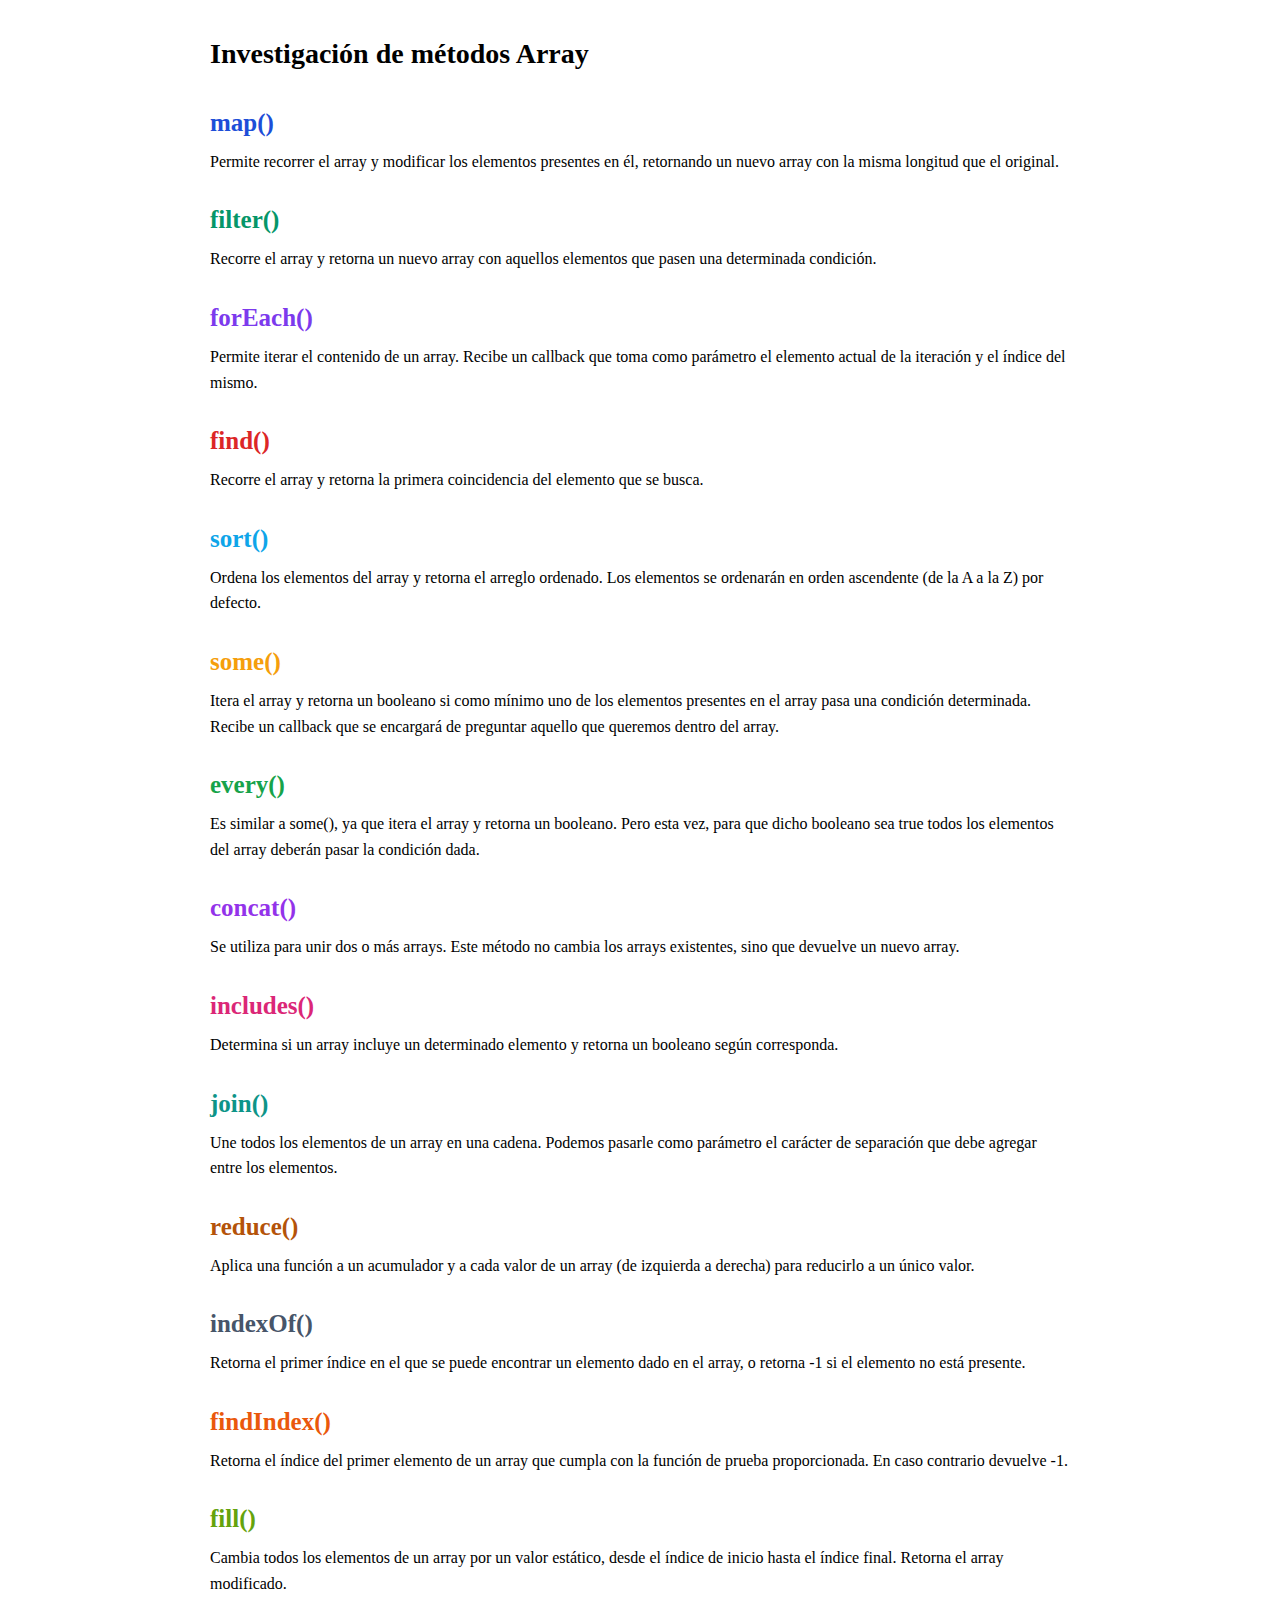
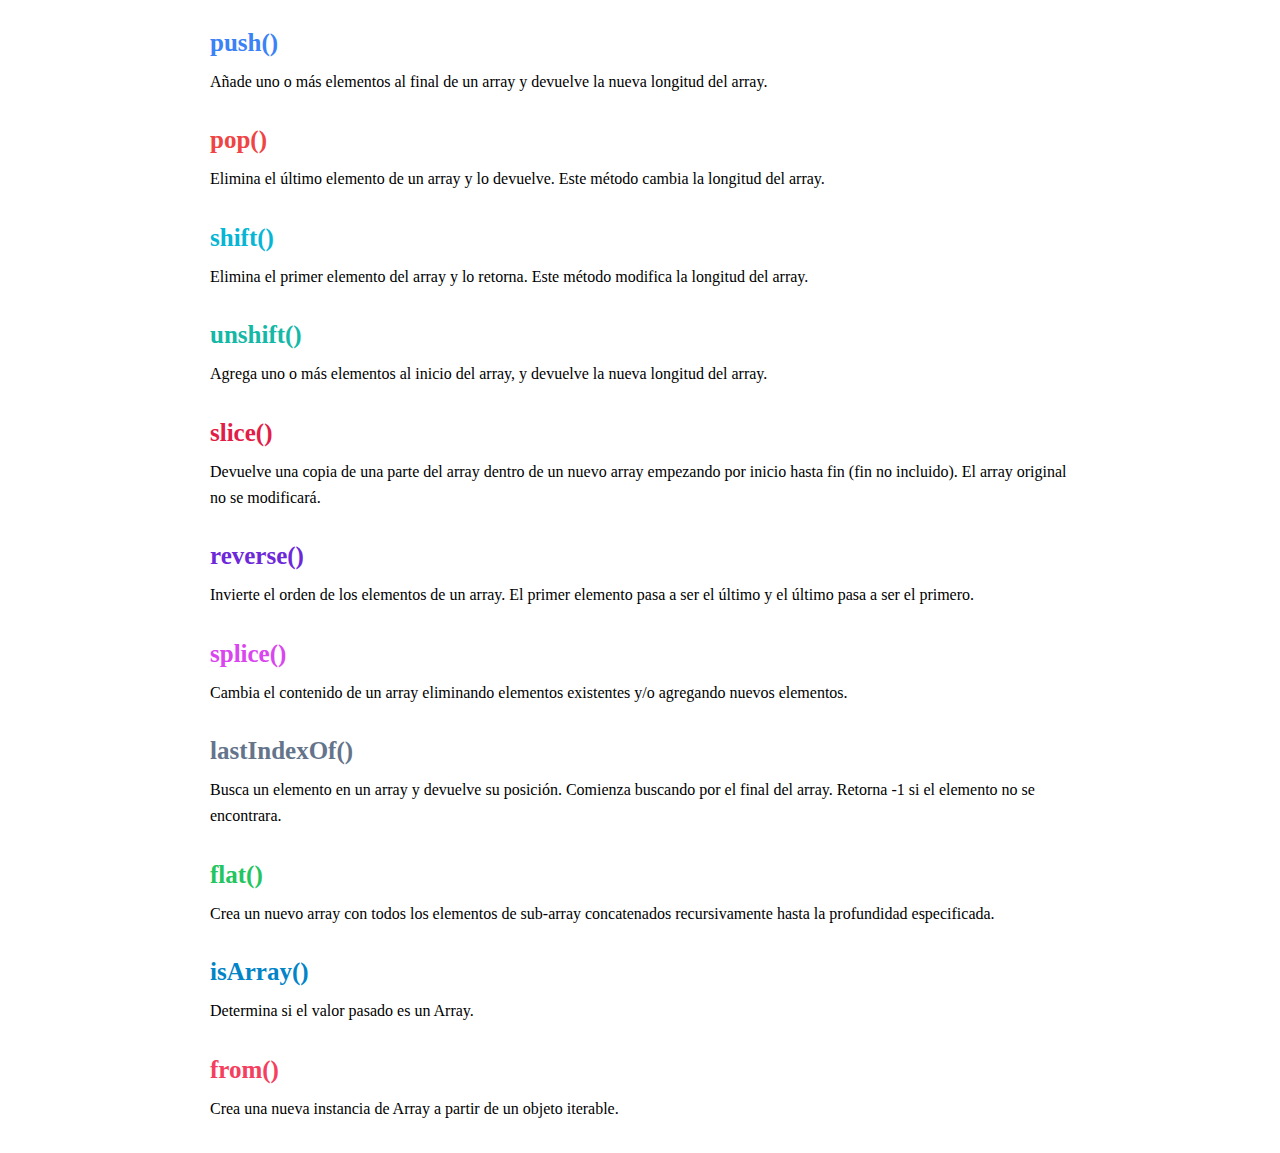
<file: Investigacion/index.html>
<!DOCTYPE html>
<html lang="es">
<head>
  <meta charset="utf-8">
  <title>Investigación de métodos Array</title>
  <meta name="viewport" content="width=device-width, initial-scale=1">
  <style>
    body { line-height: 1.6; margin: 32px auto; max-width: 860px; padding: 0 20px; color: black; background: white; }
    h1 { font-size: 28px; margin: 0 0 12px; color: black; }
    p { margin: 0 0 14px; }
    h2 { margin: 26px 0 6px; font-size: 25px; }
  </style>
</head>
<body>
  <h1>Investigación de métodos Array</h1>

  <h2 style="color:#1d4ed8">map()</h2>
  <p>Permite recorrer el array y modificar los elementos presentes en él, retornando un nuevo array con la misma longitud que el original.</p>

  <h2 style="color:#059669">filter()</h2>
  <p>Recorre el array y retorna un nuevo array con aquellos elementos que pasen una determinada condición.</p>

  <h2 style="color:#7c3aed">forEach()</h2>
  <p>Permite iterar el contenido de un array. Recibe un callback que toma como parámetro el elemento actual de la iteración y el índice del mismo.</p>

  <h2 style="color:#dc2626">find()</h2>
  <p>Recorre el array y retorna la primera coincidencia del elemento que se busca.</p>

  <h2 style="color:#0ea5e9">sort()</h2>
  <p>Ordena los elementos del array y retorna el arreglo ordenado. Los elementos se ordenarán en orden ascendente (de la A a la Z) por defecto.</p>

  <h2 style="color:#f59e0b">some()</h2>
  <p>Itera el array y retorna un booleano si como mínimo uno de los elementos presentes en el array pasa una condición determinada. Recibe un callback que se encargará de preguntar aquello que queremos dentro del array.</p>

  <h2 style="color:#16a34a">every()</h2>
  <p>Es similar a some(), ya que itera el array y retorna un booleano. Pero esta vez, para que dicho booleano sea true todos los elementos del array deberán pasar la condición dada.</p>

  <h2 style="color:#9333ea">concat()</h2>
  <p>Se utiliza para unir dos o más arrays. Este método no cambia los arrays existentes, sino que devuelve un nuevo array.</p>

  <h2 style="color:#db2777">includes()</h2>
  <p>Determina si un array incluye un determinado elemento y retorna un booleano según corresponda.</p>

  <h2 style="color:#0d9488">join()</h2>
  <p>Une todos los elementos de un array en una cadena. Podemos pasarle como parámetro el carácter de separación que debe agregar entre los elementos.</p>

  <h2 style="color:#b45309">reduce()</h2>
  <p>Aplica una función a un acumulador y a cada valor de un array (de izquierda a derecha) para reducirlo a un único valor.</p>

  <h2 style="color:#475569">indexOf()</h2>
  <p>Retorna el primer índice en el que se puede encontrar un elemento dado en el array, o retorna -1 si el elemento no está presente.</p>

  <h2 style="color:#ea580c">findIndex()</h2>
  <p>Retorna el índice del primer elemento de un array que cumpla con la función de prueba proporcionada. En caso contrario devuelve -1.</p>

  <h2 style="color:#65a30d">fill()</h2>
  <p>Cambia todos los elementos de un array por un valor estático, desde el índice de inicio hasta el índice final. Retorna el array modificado.</p>

  <h2 style="color:#3b82f6">push()</h2>
  <p>Añade uno o más elementos al final de un array y devuelve la nueva longitud del array.</p>

  <h2 style="color:#ef4444">pop()</h2>
  <p>Elimina el último elemento de un array y lo devuelve. Este método cambia la longitud del array.</p>

  <h2 style="color:#06b6d4">shift()</h2>
  <p>Elimina el primer elemento del array y lo retorna. Este método modifica la longitud del array.</p>

  <h2 style="color:#14b8a6">unshift()</h2>
  <p>Agrega uno o más elementos al inicio del array, y devuelve la nueva longitud del array.</p>

  <h2 style="color:#e11d48">slice()</h2>
  <p>Devuelve una copia de una parte del array dentro de un nuevo array empezando por inicio hasta fin (fin no incluido). El array original no se modificará.</p>

  <h2 style="color:#6d28d9">reverse()</h2>
  <p>Invierte el orden de los elementos de un array. El primer elemento pasa a ser el último y el último pasa a ser el primero.</p>

  <h2 style="color:#d946ef">splice()</h2>
  <p>Cambia el contenido de un array eliminando elementos existentes y/o agregando nuevos elementos.</p>

  <h2 style="color:#64748b">lastIndexOf()</h2>
  <p>Busca un elemento en un array y devuelve su posición. Comienza buscando por el final del array. Retorna -1 si el elemento no se encontrara.</p>

  <h2 style="color:#22c55e">flat()</h2>
  <p>Crea un nuevo array con todos los elementos de sub-array concatenados recursivamente hasta la profundidad especificada.</p>

  <h2 style="color:#0284c7">isArray()</h2>
  <p>Determina si el valor pasado es un Array.</p>

  <h2 style="color:#f43f5e">from()</h2>
  <p>Crea una nueva instancia de Array a partir de un objeto iterable.</p>
</body>
</html>
</file>
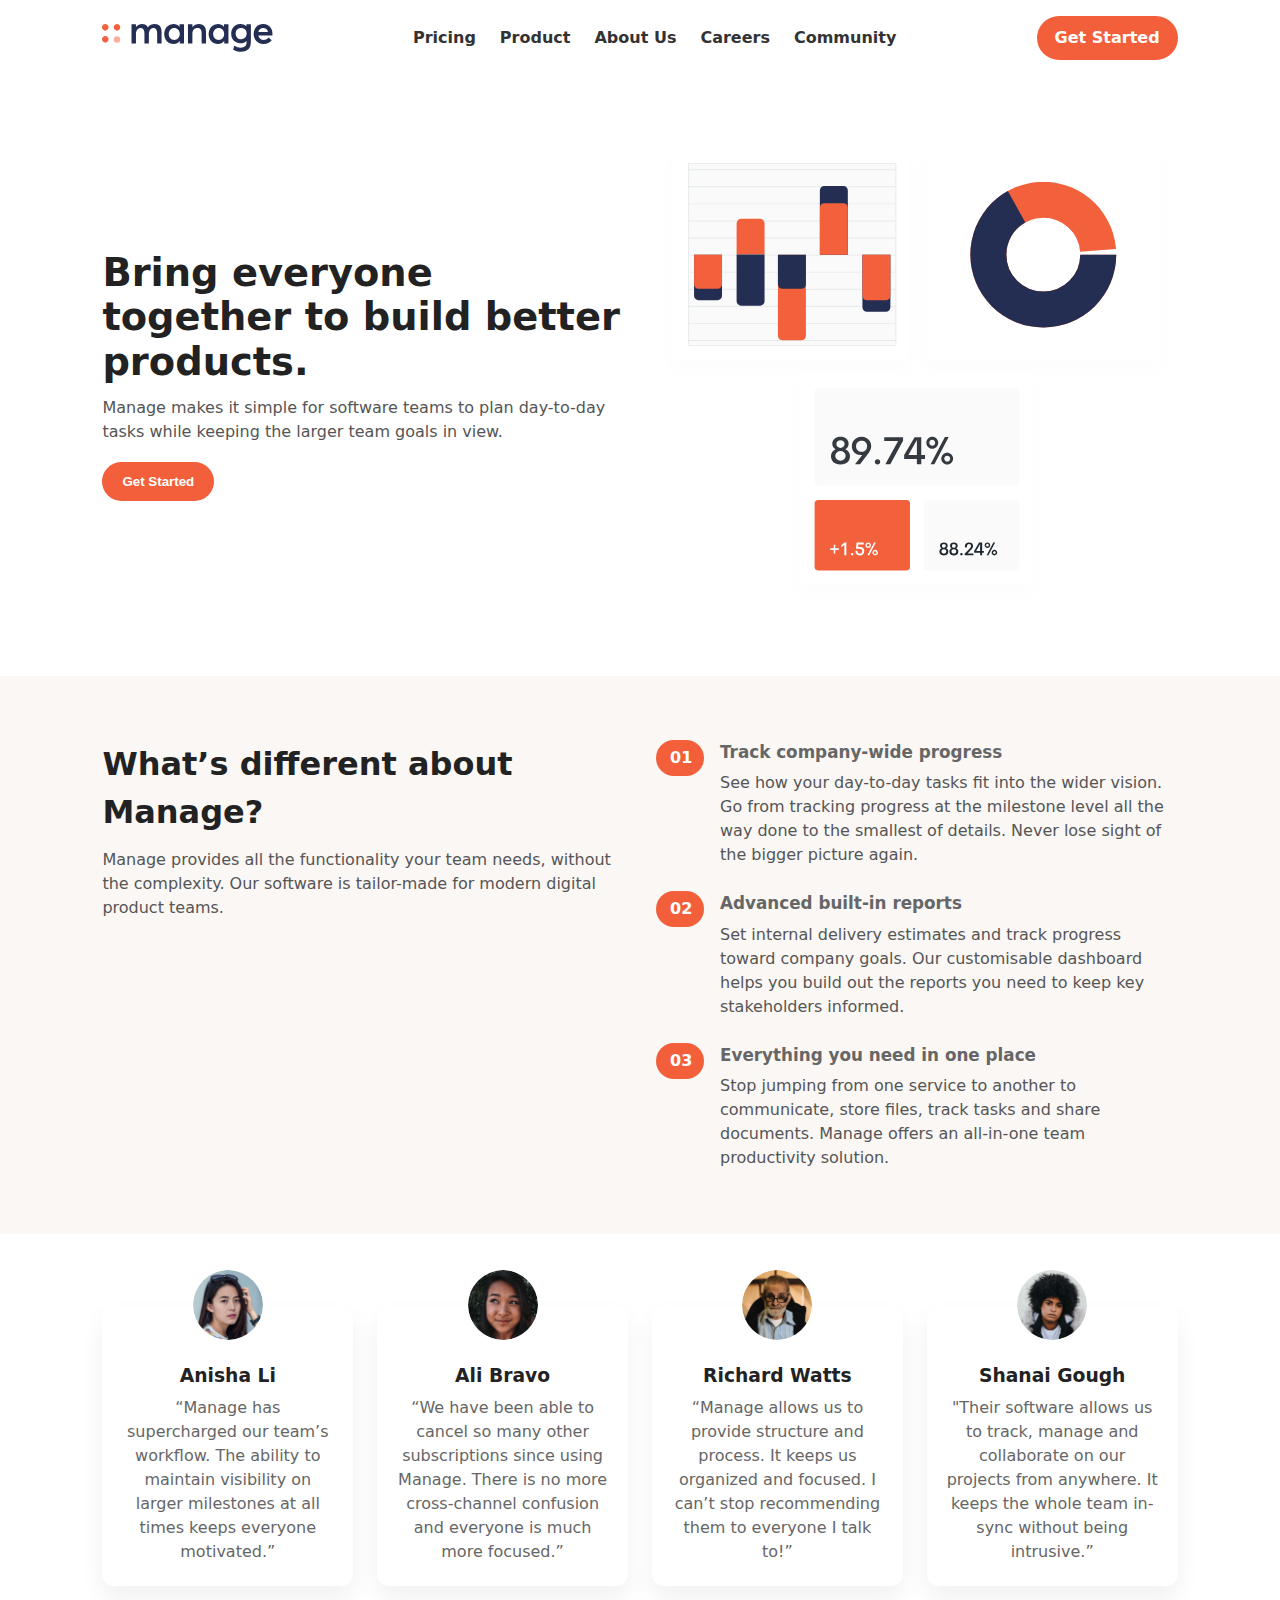
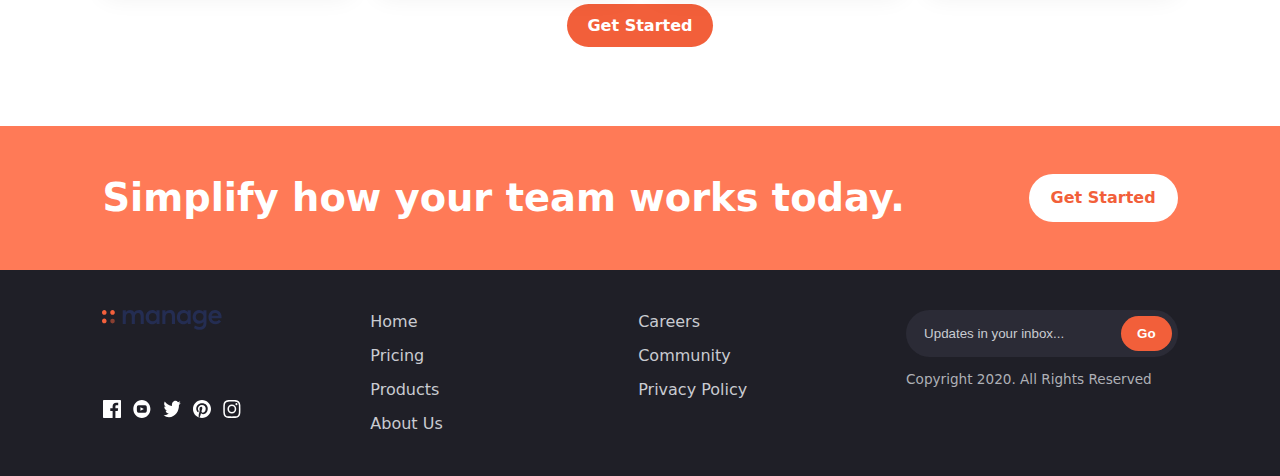
<file: Maqueta_2/index.html>
<!DOCTYPE html>
<html lang="en">
<head>
    <meta charset="UTF-8">
    <meta name="viewport" content="width=device-width, initial-scale=1.0">
    <title>manage</title>
    <link rel="stylesheet" href="estilos.css">
</head>
<body>
    <header>
        <nav class="nav">
            <img src="images/logo.svg" alt="Logo">
            <ul class="menu">
                <li><a href="#">Pricing</a></li>
                <li><a href="#">Product</a></li>
                <li><a href="#">About Us</a></li>
                <li><a href="#">Careers</a></li>
                <li><a href="#">Community</a></li>   
            </ul>
            <div class="boton-nav">
                <a href="#">Get Started</a>
            </div>
        </nav>
    </header>

    <section class="contenedor">
        <div class="columna">
            <h1>Bring everyone together to build better products.</h1>
            <p>Manage makes it simple for software teams to plan day-to-day tasks while keeping the larger team goals in view.</p>
            <button>Get Started</button>
        </div>
        <div class="columna">
            <img src="images/illustration-intro.svg" alt="Grafica" style="max-width: 100%;">
        </div>
    </section>

    <section class="contenedor-dos">
      <div>
        <h2>What’s different about Manage?</h2>
        <p> Manage provides all the functionality your team needs, without the complexity. Our software is tailor-made for modern digital product teams.</p>
      </div>

      <div class="items">
        <div class="item">
          <div class="numero">01</div>
          <div class="texto">
            <h3>Track company-wide progress</h3>
            <p>See how your day-to-day tasks fit into the wider vision. Go from tracking progress at the milestone level all the way done to the smallest of details. Never lose sight of the bigger picture again.</p>
          </div>
        </div>
        <div class="item">
          <div class="numero">02</div>
          <div class="texto">
            <h3>Advanced built-in reports</h3>
            <p>Set internal delivery estimates and track progress toward company goals. Our customisable dashboard helps you build out the reports you need to keep key stakeholders informed.</p>
          </div>
        </div>
        <div class="item">
          <div class="numero">03</div>
          <div class="texto">
            <h3>  Everything you need in one place</h3>
            <p>Stop jumping from one service to another to communicate, store files, track tasks and share documents. Manage offers an all-in-one team productivity solution.</p>
          </div>
        </div>
      </div>
    </section>

    <section class="testimonios">
      <div class="cartas">
        <article class="carta">
          <img src="images/avatar-anisha.png" alt="" class="avatar">
          <h3 class="nombre">Anisha Li</h3>
          <p class="texto">“Manage has supercharged our team’s workflow. The ability to maintain visibility on larger milestones at all times keeps everyone motivated.”</p>
        </article>
        <article class="carta">
          <img src="images/avatar-ali.png" alt="" class="avatar">
          <h3 class="nombre">Ali Bravo</h3>
          <p class="texto"> “We have been able to cancel so many other subscriptions since using Manage. There is no more cross-channel confusion and everyone is much more focused.”</p>
        </article>
        <article class="carta">
          <img src="images/avatar-richard.png" alt="" class="avatar">
          <h3 class="nombre">Richard Watts</h3>
          <p class="texto">“Manage allows us to provide structure and process. It keeps us organized and focused. I can’t stop recommending them to everyone I talk to!”</p>
        </article>
        <article class="carta">
          <img src="images/avatar-shanai.png" alt="" class="avatar">
          <h3 class="nombre">Shanai Gough</h3>
          <p class="texto">"Their software allows us to track, manage and collaborate on our projects from anywhere. It keeps the whole team in-sync without being intrusive.”</p>
        </article>
      </div>
      <a href="" class="btn-testimonios">Get Started</a>
    </section>

    <section class="cta">
      <h2 class="cta-titulo">Simplify how your team works today.</h2>
      <a href="#" class="cta-btn">Get Started</a>
    </section>

    <footer class="pie">
      <div class="logo-redes">
        <div class="marca">
          <img src="images/logo.svg" alt="logo">
        
        <nav class="redes">
          <a href=""><img src="images/icon-facebook.svg" alt="Facebook"></a>
          <a href=""><img src="images/icon-youtube.svg" alt="YouTube"></a>
          <a href=""><img src="images/icon-twitter.svg" alt="Twitter"></a>
          <a href=""><img src="images/icon-pinterest.svg" alt="Pinterest"></a>
          <a href=""><img src="images/icon-instagram.svg" alt="Instagram"></a>
        </nav>
        </div>
        <nav class="enlaces">
          <a href="">Home</a>
          <a href="">Pricing</a>
          <a href="">Products</a>
          <a href="">About Us</a>
        </nav>
        <nav class="enlaces">
          <a href="">Careers</a>
          <a href="">Community</a>
          <a href="">Privacy Policy</a>
        </nav>
        <form action="" class="msj">
          <label for="" class="input">
            <input type="email" placeholder="Updates in your inbox...">
            <button type="submit">Go</button>
          </label>
          <small class="copy">Copyright 2020. All Rights Reserved</small>
        </form>
      </div>
    </footer>
    
</body>
</html>
</file>
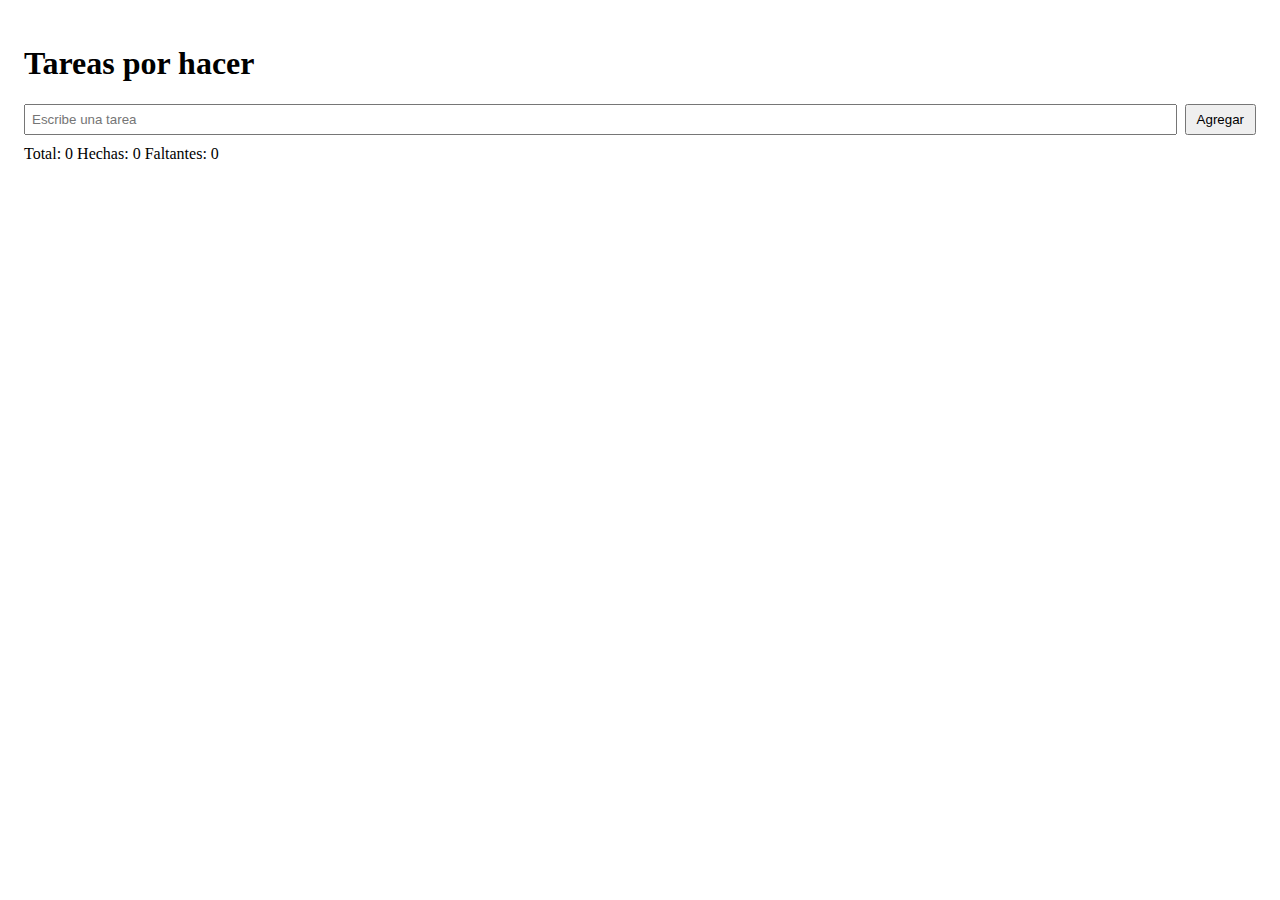
<file: Tareaxhacer/index.html>
<!DOCTYPE html>
<html lang="es">
<head>
  <meta charset="UTF-8">
  <title>Tareas por hacer</title>
  <link rel="stylesheet" href="estilos.css">
</head>
<body>
  <h1>Tareas por hacer</h1>

  <div class="fila">
    <input id="texto" type="text" placeholder="Escribe una tarea">
    <button id="agregar">Agregar</button>
  </div>

  <div class="contadores">
    Total: <span id="total">0</span> 
    Hechas: <span id="hechas">0</span> 
    Faltantes: <span id="faltantes">0</span>
  </div>

  <ul id="lista"></ul>

  <script src="index.js"></script>
</body>
</html>
</file>
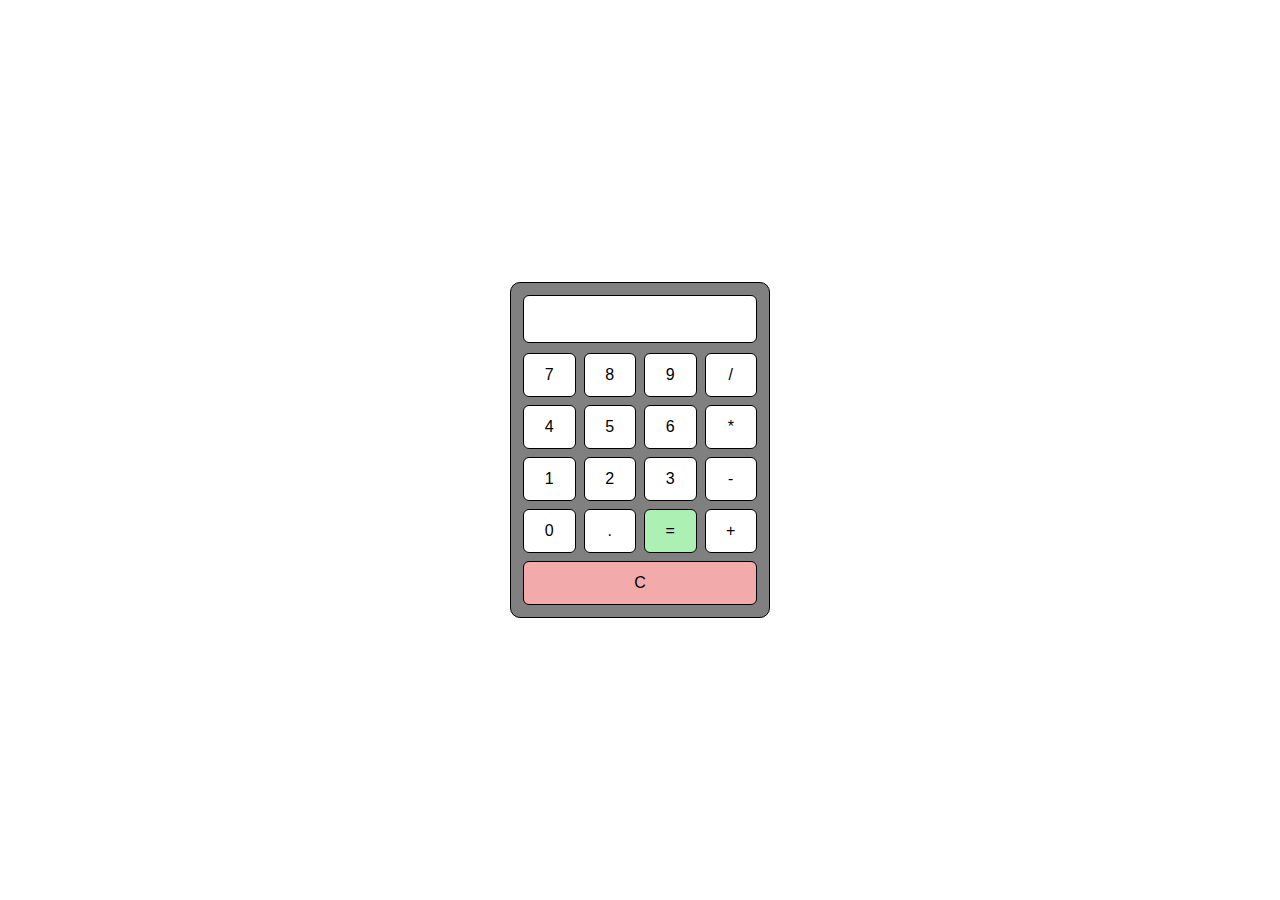
<file: Calculadora/calcu.html>
<!DOCTYPE html>
<html lang="es">
<head>
  <meta charset="UTF-8" />
  <meta name="viewport" content="width=device-width, initial-scale=1" />
  <title>Calculadora Sencilla</title>
  <link rel="stylesheet" href="estilos.css" />
</head>
<body>
  <main class="caja">
    <input id="pantalla" class="pantalla" type="text" readonly />
    <div class="teclas">
      <button data-v="7">7</button>
      <button data-v="8">8</button>
      <button data-v="9">9</button>
      <button data-v="/">/</button>

      <button data-v="4">4</button>
      <button data-v="5">5</button>
      <button data-v="6">6</button>
      <button data-v="*">*</button>

      <button data-v="1">1</button>
      <button data-v="2">2</button>
      <button data-v="3">3</button>
      <button data-v="-">-</button>

      <button data-v="0">0</button>
      <button data-v=".">.</button>
      <button id="btn-igual">=</button>
      <button data-v="+">+</button>

      <button id="btn-borrar">C</button>
    </div>
  </main>

  <script src="index.js"></script>
</body>
</html>
</file>
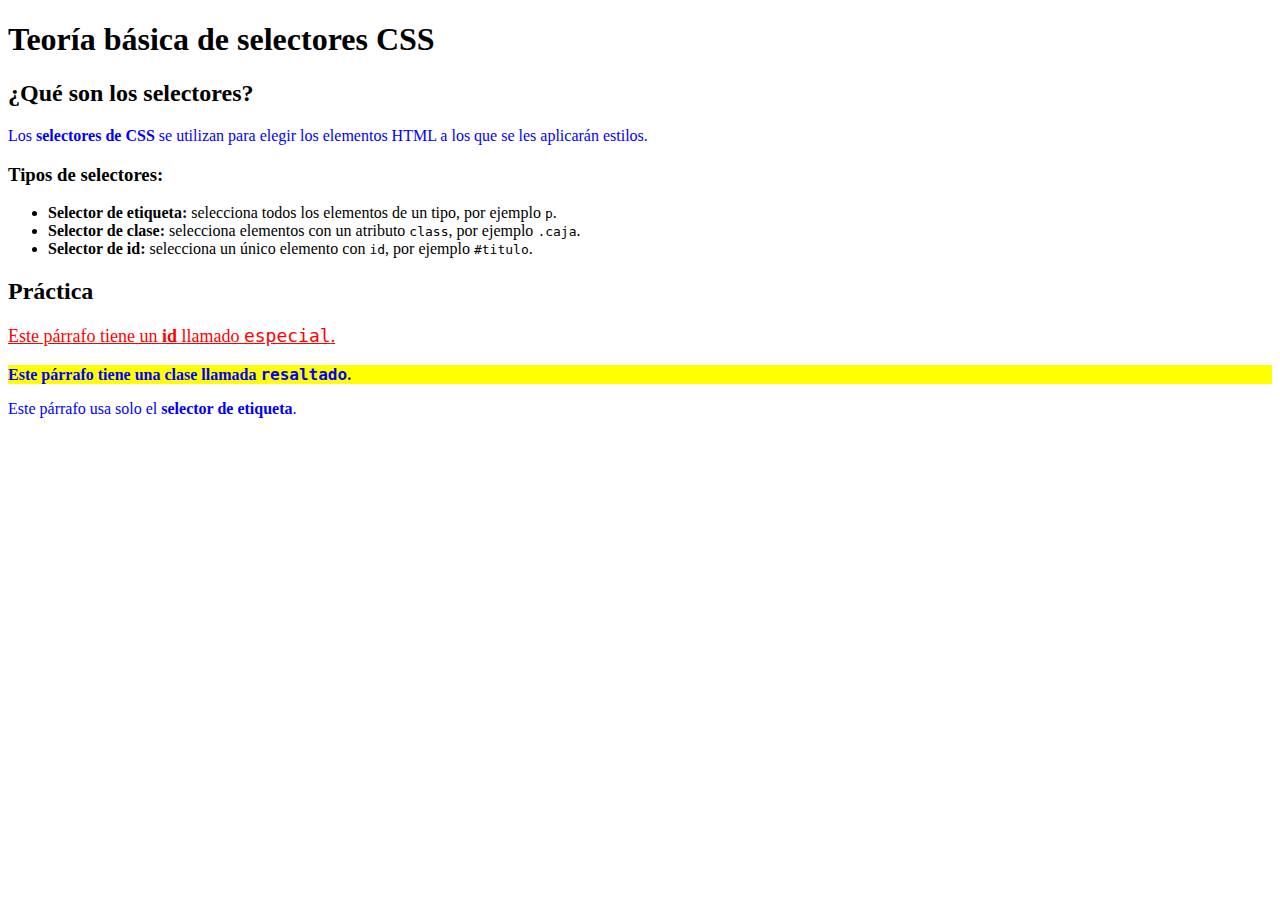
<file: Conectores_css/conectores.html>
<!DOCTYPE html>
<html lang="es">
<head>
    <meta charset="UTF-8">
    <meta name="viewport" content="width=device-width, initial-scale=1.0">
    <title>Selectores en CSS</title>
    <link rel="stylesheet" href="estilos.css">
</head>
<body>
    <header>
        <h1>Teoría básica de selectores CSS</h1>
    </header>

    <main>
        <section>
            <h2>¿Qué son los selectores?</h2>
            <p>Los <strong>selectores de CSS</strong> se utilizan para elegir los elementos HTML a los que se les aplicarán estilos.</p>
            
            <h3>Tipos de selectores:</h3>
            <ul>
                <li><strong>Selector de etiqueta:</strong> selecciona todos los elementos de un tipo, por ejemplo <code>p</code>.</li>
                <li><strong>Selector de clase:</strong> selecciona elementos con un atributo <code>class</code>, por ejemplo <code>.caja</code>.</li>
                <li><strong>Selector de id:</strong> selecciona un único elemento con <code>id</code>, por ejemplo <code>#titulo</code>.</li>
            </ul>
        </section>

        <section>
            <h2>Práctica</h2>
            <p id="especial">Este párrafo tiene un <strong>id</strong> llamado <code>especial</code>.</p>
            <p class="resaltado">Este párrafo tiene una <strong>clase</strong> llamada <code>resaltado</code>.</p>
            <p>Este párrafo usa solo el <strong>selector de etiqueta</strong>.</p>
        </section>
    </main>
</body>
</html>
</file>
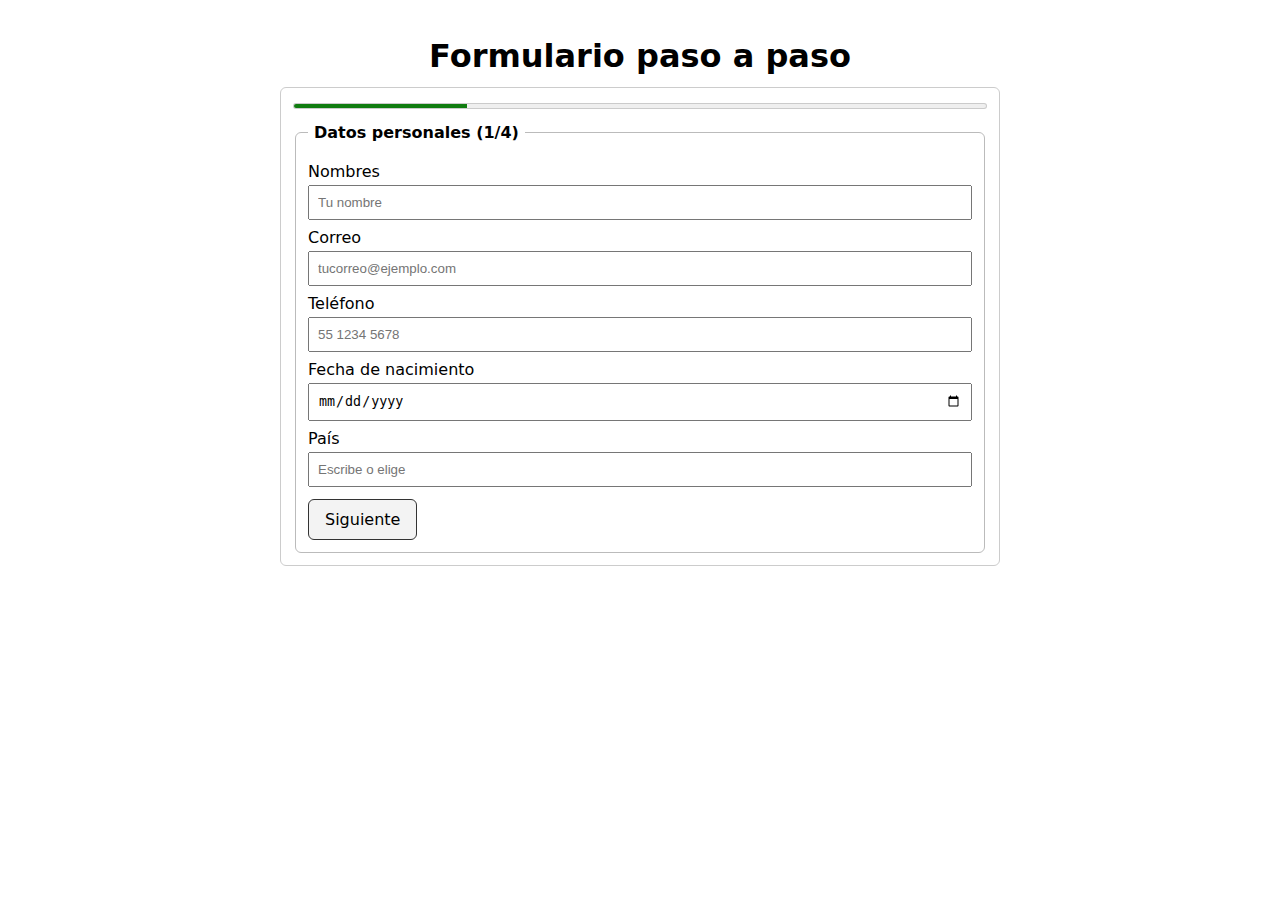
<file: Formulario/formularios.html>
<!DOCTYPE html>
<html lang="es">
<head>
  <meta charset="UTF-8">
  <meta name="viewport" content="width=device-width, initial-scale=1">
  <title>Formularios por pasos</title>
  <link rel="stylesheet" href="estilos2.css">
</head>
<body>

  <h1>Formulario paso a paso</h1>

  <a id="s1"></a>
  <a id="s2"></a>
  <a id="s3"></a>
  <a id="s4"></a>

  <div class="wrap">

    <form id="f1" class="paso">
      <meter min="0" max="4" value="1"></meter>
      <fieldset>
        <legend>Datos personales (1/4)</legend>

        <label for="nombres">Nombres</label>
        <input id="nombres" type="text" name="nombres" placeholder="Tu nombre">

        <label for="correo">Correo</label>
        <input id="correo" type="email" name="correo" placeholder="tucorreo@ejemplo.com">

        <label for="tel">Teléfono</label>
        <input id="tel" type="tel" name="tel" placeholder="55 1234 5678">

        <label for="nac">Fecha de nacimiento</label>
        <input id="nac" type="date" name="nacimiento">

        <label for="pais">País</label>
        <input id="pais" name="pais" list="paises" placeholder="Escribe o elige">
        <datalist id="paises">
          <option value="México">
          <option value="Estados Unidos">
          <option value="Canadá">
          <option value="España">
          <option value="Argentina">
          <option value="Colombia">
        </datalist>

        <div class="nav">
          <a class="btn" href="#s2">Siguiente</a>
        </div>
      </fieldset>
    </form>

    <form id="f2" class="paso">
      <meter min="0" max="4" value="2"></meter>
      <fieldset>
        <legend>Cuenta y preferencia (2/4)</legend>

        <label for="pass">Contraseña</label>
        <input id="pass" type="password" name="pass">

        <label for="web">Sitio web</label>
        <input id="web" type="url" name="web" placeholder="https://">

        <label for="color">Color favorito</label>
        <input id="color" type="color" name="color">

        <label for="vol">Volumen</label>
        <input id="vol" type="range" name="vol" min="0" max="100" value="50">

        <label for="hora">Hora de contacto</label>
        <input id="hora" type="time" name="hora">

        <div class="nav">
          <a class="btn" href="#s1">Atrás</a>
          <a class="btn" href="#s3">Siguiente</a>
        </div>
      </fieldset>
    </form>

    <form id="f3" class="paso">
      <meter min="0" max="4" value="3"></meter>
      <fieldset>
        <legend>Fechas y archivos (3/4)</legend>

        <label for="bus">Buscar</label>
        <input id="bus" type="search" name="busqueda" placeholder="Buscar...">

        <label for="ine">Subir identificación</label>
        <input id="ine" type="file" name="ine">

        <label for="mes">Mes de inicio</label>
        <input id="mes" type="month" name="mes">

        <label for="sem">Semana objetivo</label>
        <input id="sem" type="week" name="semana">

        <label for="cita">Cita</label>
        <input id="cita" type="datetime-local" name="cita">

        <div class="nav">
          <a class="btn" href="#s2">Atrás</a>
          <a class="btn" href="#s4">Siguiente</a>
        </div>
      </fieldset>
    </form>

    <form id="f4" class="paso">
      <meter min="0" max="4" value="4"></meter>
      <fieldset>
        <legend>Confirmación (4/4)</legend>

        <label for="acepto" class="fila">
          <input id="acepto" type="checkbox" name="terminos">
          Acepto términos
        </label>

        <div class="fila">
          <span>Recibir noticias</span>
          <input id="news-si" type="radio" name="news" value="si">
          <label for="news-si">Sí</label>
          <input id="news-no" type="radio" name="news" value="no">
          <label for="news-no">No</label>
        </div>

        <label for="codigo">Código de referencia</label>
        <input id="codigo" type="text" name="codigo" placeholder="ABC123">

        <label for="calif">Calificación 0–10</label>
        <input id="calif" type="number" name="rating" min="0" max="10">

        <div class="nav">
          <a class="btn" href="#s3">Atrás</a>
          <a class="btn" href="#s1">Terminar</a>
        </div>
      </fieldset>
    </form>

  </div>

</body>
</html>
</file>
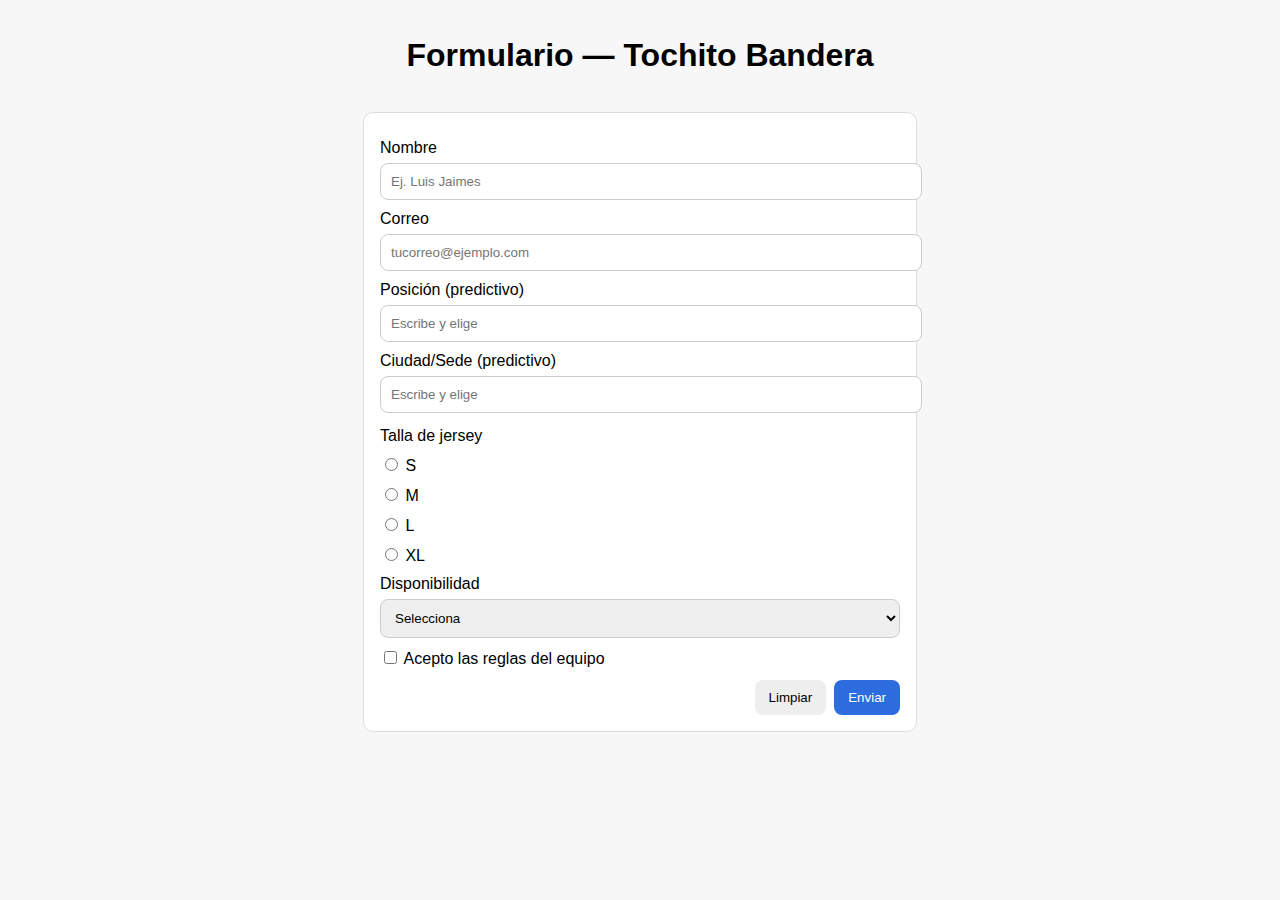
<file: Input_predictivo/input.html>
<!DOCTYPE html>
<html lang="es">
<head>
  <meta charset="UTF-8">
  <meta name="viewport" content="width=device-width, initial-scale=1">
  <title>Entrar al equipo de tochito</title>
  <link rel="stylesheet" href="estilos.css">
</head>
<body>
  <h1>Formulario — Tochito Bandera</h1>

  <form action="#" method="post">
    <label for="nombre">Nombre</label>
    <input id="nombre" name="nombre" type="text" placeholder="Ej. Luis Jaimes" >

    <label for="correo">Correo</label>
    <input id="correo" name="correo" type="email" placeholder="tucorreo@ejemplo.com" >

    <label for="posicion">Posición (predictivo)</label>
    <input id="posicion" name="posicion" type="text" list="posiciones" placeholder="Escribe y elige">
    <datalist id="posiciones">
      <option value="QB"></option>
      <option value="WR"></option>
      <option value="RB"></option>
      <option value="CB"></option>
      <option value="Rusher"></option>
    </datalist>

    <label for="ciudad">Ciudad/Sede (predictivo)</label>
    <input id="ciudad" name="ciudad" type="text" list="ciudades" placeholder="Escribe y elige">
    <datalist id="ciudades">
      <option value="CDMX"></option>
      <option value="Guadalajara"></option>
      <option value="Monterrey"></option>
      <option value="Puebla"></option>
      <option value="Querétaro"></option>
    </datalist>

    <p>Talla de jersey</p>
    <label><input type="radio" name="talla" value="S" > S</label>
    <label><input type="radio" name="talla" value="M"> M</label>
    <label><input type="radio" name="talla" value="L"> L</label>
    <label><input type="radio" name="talla" value="XL"> XL</label>

    <label for="disp">Disponibilidad</label>
    <select id="disp" name="disp" >
      <option value="">Selecciona</option>
      <option value="semana">Entre semana</option>
      <option value="fin">Fines de semana</option>
      <option value="flex">Flexible</option>
    </select>

    <label>
      <input type="checkbox" name="reglas" >
      Acepto las reglas del equipo
    </label>

    <div>
      <button type="reset">Limpiar</button>
      <button type="submit">Enviar</button>
    </div>
  </form>
</body>
</html>
</file>
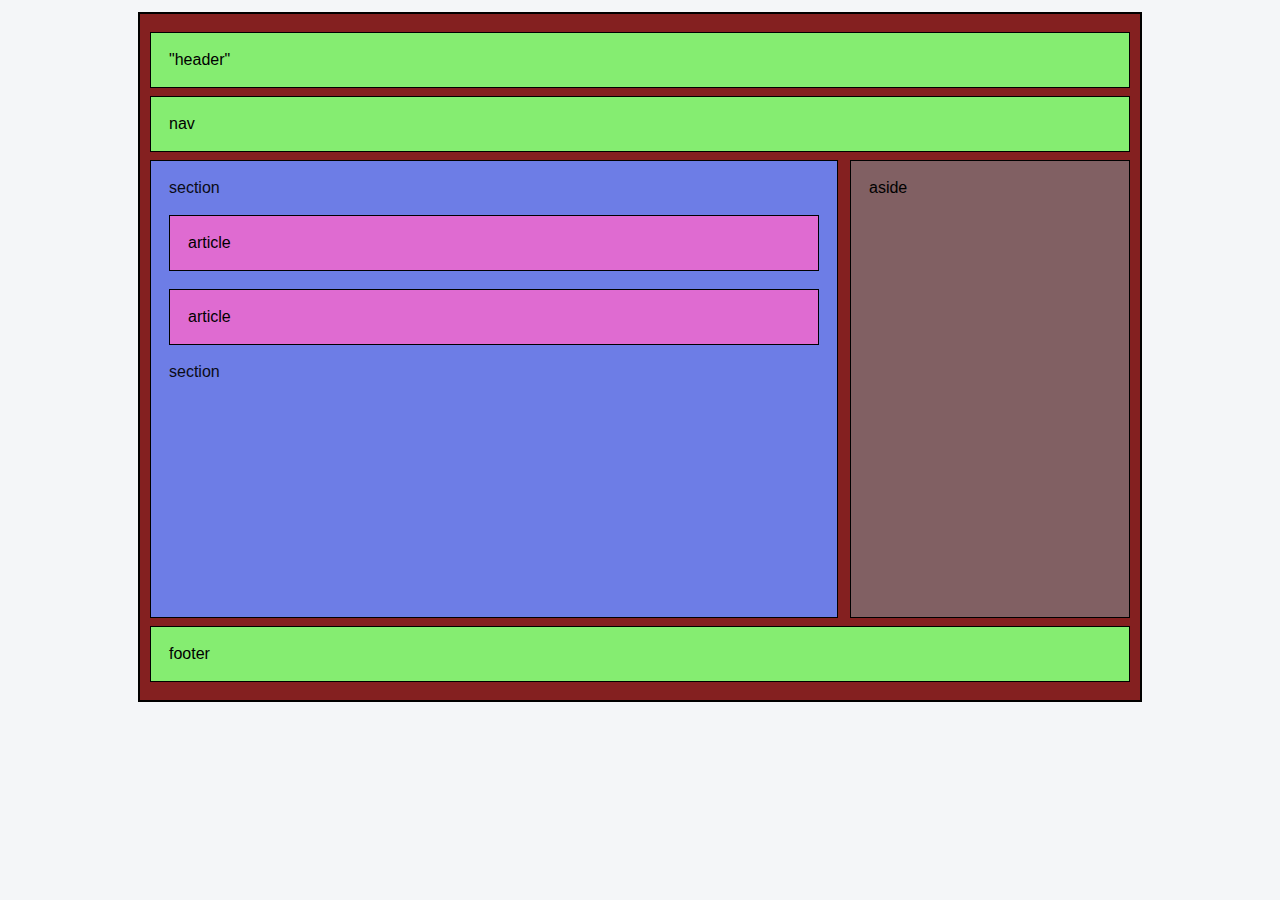
<file: Layout html/layout_html.html>
<!DOCTYPE html>
<html lang="es">
<head>
  <meta charset="UTF-8">
  <title>Layout Exacto</title>
  <link rel="stylesheet" href="estilos.css">
</head>

<body>

  <div class="frame">
    <header>"header"</header>
    <nav>nav</nav>
    <main class="main">
      <section class="contenedor">
        <div class="sec-inicio">section</div>
        <article>article</article>
        <article>article</article>
        <div class="sec-final">section</div>
      </section>
      <aside class="asid">aside</aside>
    </main>
    <footer>footer</footer>
  </div>

</body>
</html>
</file>
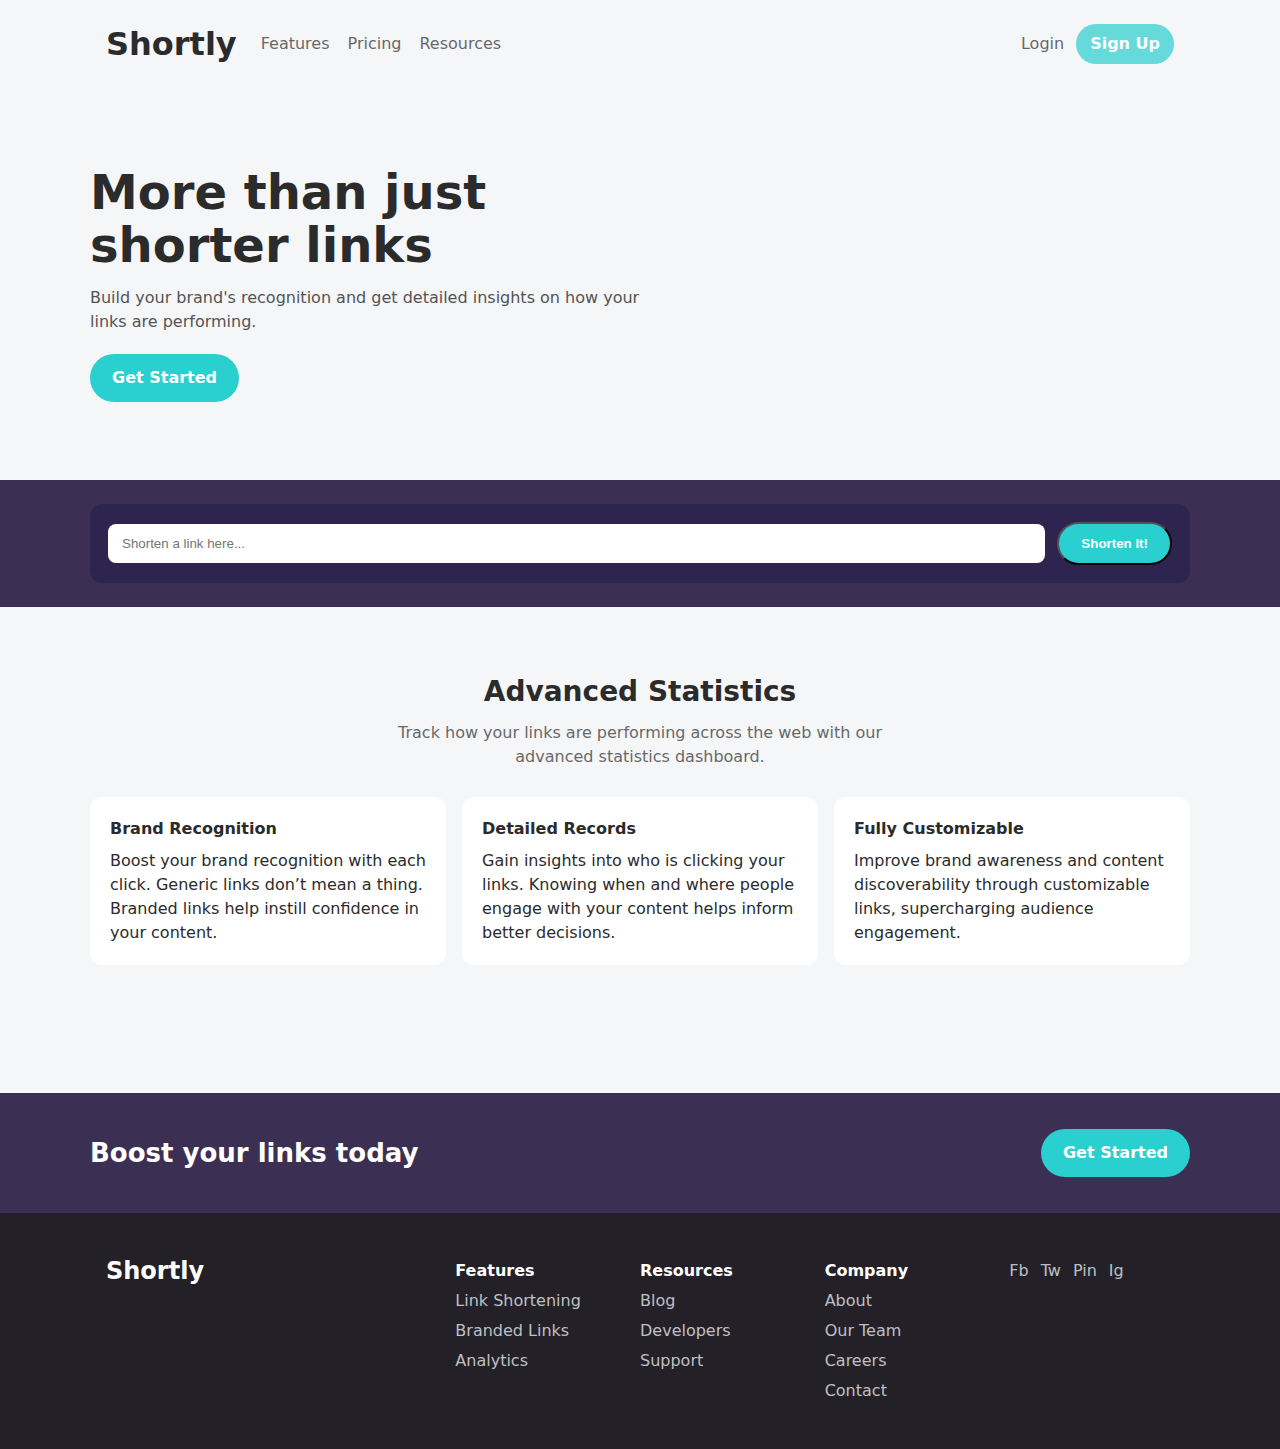
<file: Maqueta_1/maqueta1.html>
<!doctype html>
<html lang="en">
<head>
  <meta charset="utf-8">
  <meta name="viewport" content="width=device-width, initial-scale=1">
  <title>Shortly</title>
  <link rel="stylesheet" href="estilos.css">
</head>
<body>
  <header class="contenedor">
    <nav class="barra">
      <h1>Shortly</h1>
      <ul class="menu">
        <li><a href="#">Features</a></li>
        <li><a href="#">Pricing</a></li>
        <li><a href="#">Resources</a></li>
      </ul>
      <div class="cuenta">
        <a href="#">Login</a>
        <a href="#" class="boton chico">Sign Up</a>
      </div>
    </nav>
  </header>

  <main>
    <section class="contenedor inicio">
      <div class="texto-inicio">
        <h2>More than just<br>shorter links</h2>
        <p>Build your brand's recognition and get detailed insights on how your links are performing.</p>
        <a href="#" class="boton">Get Started</a>
      </div>
      <div class="espacio-imagen"></div>
    </section>

    <section class="acortar">
      <div class="contenedor caja-acortar">
        <input type="text" placeholder="Shorten a link here...">
        <button class="boton">Shorten It!</button>
      </div>
    </section>

    <section class="contenedor estadisticas">
      <h3>Advanced Statistics</h3>
      <p class="texto-claro">Track how your links are performing across the web with our advanced statistics dashboard.</p>
      <div class="tarjetas">
        <article class="tarjeta">
          <h4>Brand Recognition</h4>
          <p>Boost your brand recognition with each click. Generic links don’t mean a thing. Branded links help instill confidence in your content.</p>
        </article>
        <article class="tarjeta">
          <h4>Detailed Records</h4>
          <p>Gain insights into who is clicking your links. Knowing when and where people engage with your content helps inform better decisions.</p>
        </article>
        <article class="tarjeta">
          <h4>Fully Customizable</h4>
          <p>Improve brand awareness and content discoverability through customizable links, supercharging audience engagement.</p>
        </article>
      </div>
    </section>

    <section class="llamado">
      <div class="contenedor llamado-interno">
        <h3>Boost your links today</h3>
        <a href="#" class="boton">Get Started</a>
      </div>
    </section>
  </main>

  <footer class="pie">
    <div class="contenedor pie-grid">
      <h2>Shortly</h2>
      <ul>
        <li><strong>Features</strong></li>
        <li><a href="#">Link Shortening</a></li>
        <li><a href="#">Branded Links</a></li>
        <li><a href="#">Analytics</a></li>
      </ul>
      <ul>
        <li><strong>Resources</strong></li>
        <li><a href="#">Blog</a></li>
        <li><a href="#">Developers</a></li>
        <li><a href="#">Support</a></li>
      </ul>
      <ul>
        <li><strong>Company</strong></li>
        <li><a href="#">About</a></li>
        <li><a href="#">Our Team</a></li>
        <li><a href="#">Careers</a></li>
        <li><a href="#">Contact</a></li>
      </ul>
      <ul class="redes">
        <li><a href="#">Fb</a></li>
        <li><a href="#">Tw</a></li>
        <li><a href="#">Pin</a></li>
        <li><a href="#">Ig</a></li>
      </ul>
    </div>
  </footer>
</body>
</html>
</file>
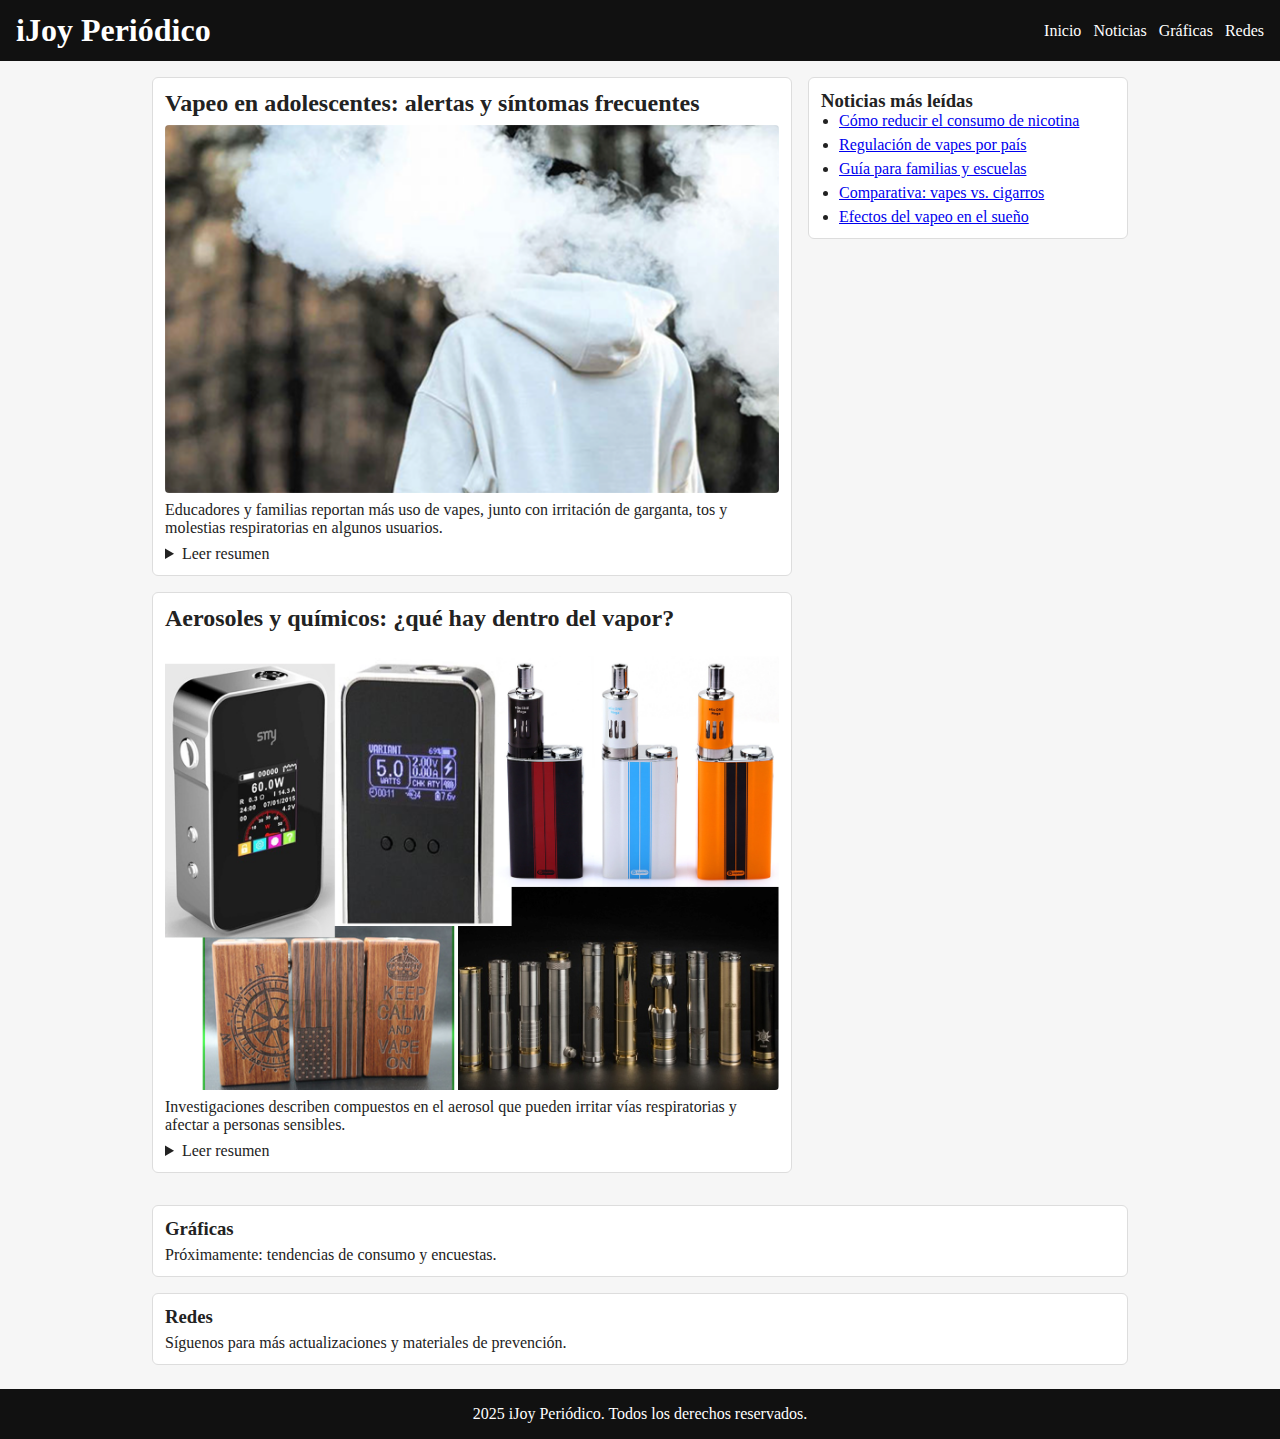
<file: Noticia/noticia.html>
<!DOCTYPE html>
<html lang="es">
<head>
  <meta charset="UTF-8">
  <meta name="viewport" content="width=device-width, initial-scale=1.0">
  <title>iJoy Periódico — Vapes</title>
  <link rel="stylesheet" href="estilos.css">
</head>
<body>
  <header>
    <nav class="barra-navegacion">
      <h1>iJoy Periódico</h1>
      <ul class="menu-navegacion">
        <li><a href="#inicio">Inicio</a></li>
        <li><a href="#seccion-noticias">Noticias</a></li>
        <li><a href="#seccion-graficas">Gráficas</a></li>
        <li><a href="#seccion-redes">Redes</a></li>
      </ul>
    </nav>
  </header>

  <main id="inicio" class="contenido">
    <section id="seccion-noticias">
      <article class="nota">
        <h2>Vapeo en adolescentes: alertas y síntomas frecuentes</h2>
        <img src="vapeo.png" alt="Joven usando un cigarro electrónico">
        <p>Educadores y familias reportan más uso de vapes, junto con irritación de garganta, tos y molestias respiratorias en algunos usuarios.</p>
        <details>
          <summary>Leer resumen</summary>
          <p>Autoridades de salud recomiendan moderación y asesoría profesional para dejar la nicotina. Esta nota es informativa y no sustituye consejo médico.</p>
        </details>
      </article>

      <article class="nota">
        <h2>Aerosoles y químicos: ¿qué hay dentro del vapor?</h2>
        <img src="quimicos.png" alt="Vapor exhalado por un dispositivo electrónico">
        <p>Investigaciones describen compuestos en el aerosol que pueden irritar vías respiratorias y afectar a personas sensibles.</p>
        <details>
          <summary>Leer resumen</summary>
          <p>Se sugiere ventilar espacios cerrados, evitar el uso en presencia de menores y consultar fuentes confiables sobre riesgos y regulaciones locales.</p>
        </details>
      </article>
    </section>

    <aside class="barra-lateral" >
      <h3>Noticias más leídas</h3>
      <ul class="lista-mas-leidas">
        <li><a href="#nota1">Cómo reducir el consumo de nicotina</a></li>
        <li><a href="#nota2">Regulación de vapes por país</a></li>
        <li><a href="#nota3">Guía para familias y escuelas</a></li>
        <li><a href="#nota4">Comparativa: vapes vs. cigarros</a></li>
        <li><a href="#nota5">Efectos del vapeo en el sueño</a></li>
      </ul>
    </aside>

    <section id="seccion-graficas" class="bloque-completo">
      <h3>Gráficas</h3>
      <p>Próximamente: tendencias de consumo y encuestas.</p>
    </section>

    <section id="seccion-redes" class="bloque-completo">
      <h3>Redes</h3>
      <p>Síguenos para más actualizaciones y materiales de prevención.</p>
    </section>
  </main>

  <footer class="pie-pagina">
    <p>2025 iJoy Periódico. Todos los derechos reservados.</p>
  </footer>
</body>
</html>
</file>
<file: Maqueta_2/estilos.css>
:root{
  --naranja:#f25f3a;
  --naranja-2:#ff7a57;
  --oscuro:#1f1f27;
  --gris:#737782;
  --bg:#faf7f5;
  --blanco:#fff;
}

*{box-sizing:border-box}
html,body{margin:0; padding:0}
body{
  font-family: system-ui, -apple-system, Segoe UI, Roboto, Arial, sans-serif;
  color:#222; line-height:1.5; background:#fff;
}
img{max-width:100%; display:block}
a{text-decoration:none; color:inherit}

header{background:#fff; position:sticky; top:0; z-index:10}
.nav{
  display:grid;
  grid-template-columns: auto 1fr auto;
  gap:24px;
  align-items:center;
  padding:16px 8%;
}
.nav img{height:28px}
.menu{
  list-style:none; margin:0; padding:0;
  display:flex; gap:24px; justify-content:center;
}
.menu a{color:#333; font-weight:600}
.menu a:hover{color:var(--naranja)}
.boton-nav a{
  display:inline-block; padding:10px 18px; border-radius:24px;
  background:var(--naranja); color:#fff; font-weight:700;
}

.contenedor{
  display:grid; grid-template-columns: 1fr 1fr; gap:32px;
  padding:64px 8%; align-items:center;
}
.contenedor .columna h1{
  font-size: clamp(1.8rem, 3vw, 5rem);
  line-height:1.15; margin:0 0 12px;
}
.contenedor .columna p{color:#555; margin:0 0 18px}
.contenedor .columna button{
  background:var(--naranja); color:#fff; border:0;
  padding:12px 20px; border-radius:24px; font-weight:700;
cursor:pointer;
}

.contenedor-dos{
  display:grid; grid-template-columns: 1fr 1fr; gap:32px;
  padding:64px 8%; align-items:start; background:var(--bg);
}
.contenedor-dos h2{font-size: clamp(1.4rem, 2.5vw, 2.2rem); margin:0 0 12px}
.contenedor-dos > div p{color:#555; margin:0}

.items{display:flex; flex-direction:column; gap:24px}
.item{display:flex; gap:16px; align-items:flex-start}
.numero{
  background:var(--naranja); color:#fff; font-weight:700;
  padding:6px 14px; border-radius:20px; min-width:48px; text-align:center;
}
.texto h3{margin:0 0 6px; font-size:1.05rem}
.texto p{margin:0; color:#666}

.testimonios{background:#fff; padding:72px 8% 88px; text-align:center}
.cartas{
  display:grid; grid-template-columns: repeat(4,1fr); gap:24px;
  max-width:1100px; margin:0 auto 28px;
}
.carta{
  background:#fff; border-radius:12px; padding:56px 18px 22px;
  box-shadow:0 12px 24px rgba(0,0,0,.06);
  position:relative; min-height:220px;
}
.avatar{
  width:70px; height:70px; border-radius:50%; 
  position:absolute; left:50%; top:-36px; transform:translateX(-50%);
}
.nombre{margin:0 0 6px; font-weight:800}
.texto{margin:0; color:#666}
.btn-testimonios{
   background:var(--naranja); color:#fff;
  padding:12px 20px; border-radius:24px; font-weight:700;
}

.cta{
  display:grid; grid-template-columns:1fr auto; align-items:center; gap:20px;
  padding:48px 8%; color:#fff;
  background: var(--naranja-2);
}
.cta-titulo{margin:0; font-size: clamp(1.6rem, 3vw, 2.4rem); line-height:1.2}
.cta-btn{
  background:#fff; color:var(--naranja);
  padding:12px 22px; border-radius:28px; font-weight:800;
  
}

.pie{background:var(--oscuro); color:#fff}
.logo-redes{
  display:grid; grid-template-columns: repeat(4,1fr); 
  gap:24px; padding:40px 8%; align-items:start;
}
.marca img{width:120px; height:auto; margin-bottom:70px}

.redes{display:flex; gap:10px; flex-wrap:wrap; margin-bottom:12px}
.redes a{
  display:inline-grid; place-items:center;
  width:20px; height:2px; border-radius:50%;
  
}
.redes img{width:18px; height:18px}

.enlaces{display:flex; flex-direction:column; gap:10px}
.enlaces a{color:#c9cbd1}
.enlaces a:hover{color:#fff}

.msj{justify-self:end}
.input{
  display:flex; gap:8px; background:#2b2b36;
  padding:6px; border-radius:28px; align-items:center;
}
.input input{
  flex:1; min-width:0; border:0; outline:0; background:transparent;
  color:#fff; padding:10px 12px;
}
.input input::placeholder{color:#c9cbd1}
.input button{
  border:0; padding:10px 16px; border-radius:22px;
  background:var(--naranja); color:#fff; font-weight:700; cursor:pointer;
}
.copy{display:block; color:#aeb0b6; margin-top:12px; font-size:.85rem}
</file>
<file: Tareaxhacer/estilos.css>
body { 
    padding: 16px;
 }

.fila { 
    display: flex; 
    gap: 8px;
     margin-bottom: 10px;
}

#texto { 
    flex: 1;
     padding: 6px;
 }

#agregar {
     padding: 6px 10px;
 }
.contadores { 
    margin-bottom: 10px;
 }

#lista { 
    list-style: none;
     padding: 0;
 }

.item { 
    display: flex;
    align-items: center;
     gap: 8px;
      margin: 6px 0;
 }

.texto {
     flex: 1; 
}

.hecha { 
    text-decoration: line-through;
     opacity: .7; 
}

button.borrar { 
    padding: 4px 8px;
 }
</file>
<file: Calculadora/estilos.css>
* {
  box-sizing: border-box;
}

body {
  display: grid;
  place-items: center;
  min-height: 100vh;
  margin: 0;
}

.caja {
  width: 260px;
  background: gray;
  padding: 12px;
  border: 1px solid;
  border-radius: 10px;
}

.pantalla {
  width: 100%;
  height: 48px;
  padding: 6px 8px;
  margin-bottom: 10px;
  text-align: right;
  border: 1px solid;
  border-radius: 6px;
}

.teclas {
  display: grid;
  grid-template-columns: repeat(4, 1fr);
  gap: 8px;
}

button {
  height: 44px;
  font-size: 16px;
  border: 1px solid ;
  background: white;
  border-radius: 6px;
  cursor: pointer;
}

#btn-igual {
  background: rgb(173, 240, 180);
}

#btn-borrar {
  grid-column: span 4;
  background: rgb(243, 170, 170);
}
</file>
<file: Conectores_css/estilos.css>
p {
    color: blue;
    font-size: 16px;
}

.resaltado {
    background-color: yellow;
    font-weight: bold;
}

#especial {
    color: red;
    font-size: 18px;
    text-decoration: underline;
}
</file>
<file: Formulario/estilos2.css>
body {
  font-family: system-ui, Arial, sans-serif;
  max-width: 720px;
  margin: 0 auto;
  padding: 16px;
}

h1 {
  text-align: center;
  margin-bottom: 12px;
}

.wrap {
  position: relative;
}

.paso {
  display: none;
  border: 1px solid #ccc;
  border-radius: 6px;
  background: #fff;
  padding: 12px;
  margin-bottom: 16px;
}

.wrap #f1 {
  display: block;
}

#s2:target ~ .wrap #f1,
#s3:target ~ .wrap #f1,
#s4:target ~ .wrap #f1 {
  display: none;
}

#s1:target ~ .wrap #f1,
#s2:target ~ .wrap #f2,
#s3:target ~ .wrap #f3,
#s4:target ~ .wrap #f4 {
  display: block;
}

meter {
  width: 100%;
  height: 12px;
  margin-bottom: 10px;
}

fieldset {
  border: 1px solid #bbb;
  padding: 12px;
  border-radius: 6px;
}

legend {
  font-weight: 600;
  padding: 0 6px;
}

label {
  display: block;
  margin: 8px 0 4px;
}

input {
  width: 100%;
  padding: 8px;
  box-sizing: border-box;
}

input[type="checkbox"],
input[type="radio"] {
  width: auto;
  margin-right: 6px;
}

.fila {
  display: flex;
  align-items: center;
  gap: 8px;
  margin: 8px 0;
}

.nav {
  margin-top: 12px;
  display: flex;
  gap: 8px;
}

.btn {
  display: inline-block;
  padding: 10px 16px;
  border: 1px solid #333;
  border-radius: 6px;
  text-decoration: none;
  color: #000;
  background: #f3f3f3;
}

.btn:hover {
  background: #e8e8e8;
}
</file>
<file: Input_predictivo/estilos.css>
body {
    margin: 0;
    font-family: Arial, sans-serif;
    background: #f7f7f7;
}

h1 {
    text-align: center;
    padding: 16px 8px;
}

form {
    max-width: 520px;
    margin: 0 auto;
    background: #fff;
    padding: 16px;
    border: 1px solid #ddd;
    border-radius: 10px;
}

label {
    display: block;
    margin: 10px 0 6px;
}

input[type="text"],
input[type="email"],
select {
    width: 100%;
    padding: 10px;
    border: 1px solid #ccc;
    border-radius: 8px;
}

input:focus,
select:focus {
    outline: none;
    border-color: #2d6cdf;
}

p {
    margin: 14px 0 6px;
}

div {
    display: flex;
    gap: 8px;
    justify-content: flex-end;
    margin-top: 12px;
}

button {
    padding: 10px 14px;
    border: none;
    border-radius: 8px;
    cursor: pointer;
}

button[type="reset"] {
    background: #eee;
}

button[type="submit"] {
    background: #2d6cdf;
    color: #fff;
}
</file>
<file: Layout html/estilos.css>
body{
    margin:0;
    font-family:sans-serif;
    background:#f4f6f8
}

.frame{
    max-width:980px;
    margin:12px auto;
    border:2px solid #000;
    padding:10px;
    background:#842020
}

header,nav,footer{
    background:#85ed71;
    border:1px solid #000;
    padding:18px;
    margin:8px 0;
    text-transform:lowercase
}

.main{
    display:grid;
    grid-template-columns:1fr 280px;
    gap:12px;
    margin:8px 0;
    align-items:stretch
}

.contenedor{
    display:flex;
    flex-direction:column;
    gap:18px;
    background:#6d7de6;
    border:1px solid #000;
    padding:18px
}

.sec-inicio,.sec-final{
    background:transparent;
    border:none;
    padding:0;
    text-align:left;
    text-transform:lowercase;
    opacity:.9
}

article{
    display:block;
    background:#df6bd1;
    border:1px solid #000;
    padding:18px
}

.asid{
    background:#816063;
    border:1px solid #000;
    padding:18px;
    text-transform:lowercase;
    min-height:420px;
    align-self:stretch
}

footer{
    text-transform:lowercase
}
</file>
<file: Maqueta_1/estilos.css>
* {
  box-sizing: border-box;
  margin: 0;
  padding: 0;
}

body {
  font-family: system-ui, -apple-system, Segoe UI, Roboto, Arial, sans-serif;
  color: #2b2b2b;
  line-height: 1.5;
  background: #f5f6f8;
}

a {
  text-decoration: none;
  color: inherit;
}

.contenedor {
  max-width: 1100px;
  margin: auto;
  padding: 0 16px;
}

.boton {
  display: inline-block;
  padding: 12px 22px;
  border-radius: 24px;
  background: #2acfcf;
  color: #fff;
  font-weight: 600;
}

.boton.chico {
  padding: 8px 14px;
}

.barra {
  display: flex;
  align-items: center;
  gap: 24px;
  padding: 20px 0;
}

.menu {
  display: flex;
  list-style: none;
  gap: 18px;
  flex: 1;
}

.menu a {
  opacity: .7;
}

.menu a:hover {
  opacity: 1;
}

.cuenta {
  display: flex;
  gap: 12px;
  align-items: center;
}

.cuenta a {
  opacity: .7;
}

.cuenta a:hover {
  opacity: 1;
}

.inicio {
  display: grid;
  grid-template-columns: 1.2fr 1fr;
  align-items: center;
  gap: 24px;
  padding: 56px 0;
}

.inicio h2 {
  font-size: 48px;
  line-height: 1.1;
}

.inicio p {
  margin: 14px 0 20px;
  opacity: .8;
}

.espacio-imagen {
  height: 280px;
}

.acortar {
  background: #3b3054;
  padding: 24px 0;
}

.caja-acortar {
  display: flex;
  gap: 12px;
  align-items: center;
  background: #2d2450;
  padding: 18px;
  border-radius: 12px;
}

.caja-acortar input {
  flex: 1;
  padding: 12px 14px;
  border-radius: 8px;
  border: none;
  background: #fff;
}

.estadisticas {
  padding: 64px 0;
  text-align: center;
}

.estadisticas h3 {
  font-size: 28px;
  margin-bottom: 8px;
}

.texto-claro {
  opacity: .7;
  max-width: 560px;
  margin: 0 auto 28px;
}

.tarjetas {
  display: grid;
  grid-template-columns: repeat(3, 1fr);
  gap: 16px;
  margin-top: 10px;
}

.tarjeta {
  background: #fff;
  border-radius: 12px;
  padding: 20px;
  text-align: left;
}

.tarjeta h4 {
  margin-bottom: 8px;
}

.llamado {
  background: #3b3054;
  color: #fff;
  margin-top: 64px;
}

.llamado-interno {
  display: flex;
  align-items: center;
  justify-content: space-between;
  gap: 16px;
  padding: 36px 0;
}

.llamado h3 {
  font-size: 26px;
}

.pie {
  background: #232127;
  color: #fff;
  margin-top: 0;
  padding: 40px 0;
}

.pie-grid {
  display: grid;
  grid-template-columns: 2fr 1fr 1fr 1fr 1fr;
  gap: 20px;
  align-items: start;
}

.pie a {
  color: #cfd1d7;
  opacity: .9;
}

.pie li {
  list-style: none;
  margin: 6px 0;
}

.pie strong {
  color: #fff;
}

.redes {
  display: flex;
  gap: 12px;
}
</file>
<file: Noticia/estilos.css>
* { box-sizing: border-box; margin: 0; padding: 0; }

body {
  color: #222;
  background: #f6f6f6;
}

header {
  position: sticky;
  top: 0;
}
.barra-navegacion {
  display: flex;
  justify-content: space-between;
  align-items: center;
  background: #111;
  color: #fff;
  padding: 12px 16px;
}
.menu-navegacion { list-style: none; display: flex; gap: 12px; }
.menu-navegacion a { color: #fff; text-decoration: none; }

.contenido {
  max-width: 1000px;
  margin: 16px auto;
  padding: 0 12px;
  display: grid;
  grid-template-columns: 2fr 1fr;
  gap: 16px;
}

#seccion-noticias { grid-column: 1; }

.barra-lateral {
  grid-column: 2;
  background: #fff;
  border: 1px solid #ddd;
  border-radius: 6px;
  padding: 12px;
  height: fit-content;
}
.lista-mas-leidas { list-style: disc; padding-left: 18px; display: grid; gap: 6px; }

.nota {
  background: #fff;
  border: 1px solid #ddd;
  border-radius: 6px;
  padding: 12px;
  margin-bottom: 16px;
}
.nota h2 { margin-bottom: 8px; }
.nota img {
  width: 100%;
  height: auto;
  display: block;
  margin: 8px 0;
  border-radius: 4px;
}
.nota p { margin: 8px 0; }
details { margin-top: 8px; }
summary { cursor: pointer; }

.bloque-completo {
  grid-column: 1 / -1;
  background: #fff;
  border: 1px solid #ddd;
  border-radius: 6px;
  padding: 12px;
}
.bloque-completo h3 { margin-bottom: 6px; }

.pie-pagina {
  margin-top: 24px;
  text-align: center;
  background: #111;
  color: #fff;
  padding: 16px;
}
</file>
